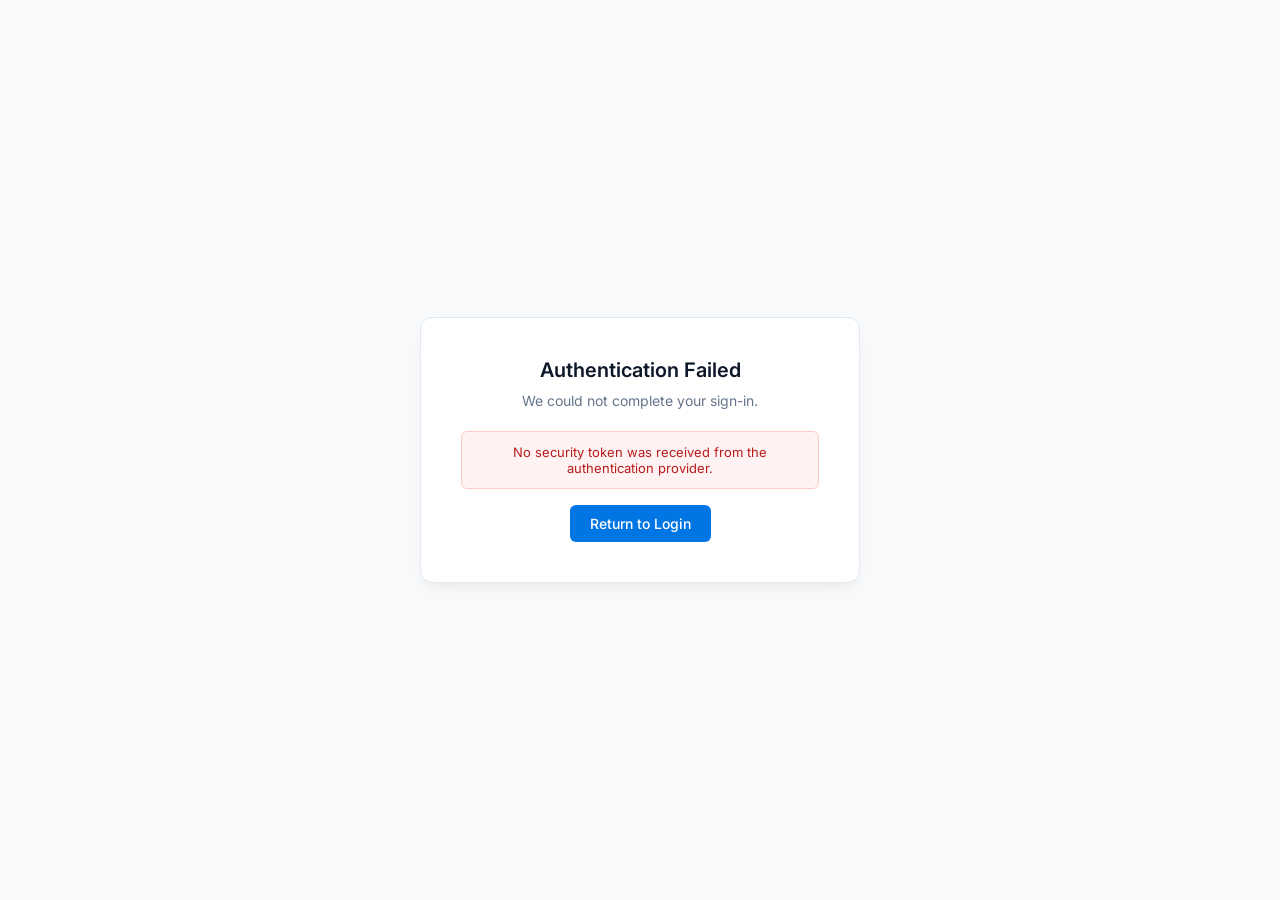
<file: frontend/auth-callback.html>
<!DOCTYPE html>
<html lang="en">
<head>
    <meta charset="UTF-8">
    <meta name="viewport" content="width=device-width, initial-scale=1.0">
    <title>Signing you in | Social Wise</title>
    <link href="https://fonts.googleapis.com/css2?family=Inter:wght@400;500;600;700&display=swap" rel="stylesheet">
    <style>
        * {
            box-sizing: border-box;
            margin: 0;
            padding: 0;
            font-family: 'Inter', sans-serif;
        }

        body {
            display: flex;
            align-items: center;
            justify-content: center;
            min-height: 100vh;
            background: #f8fafc;
            color: #1e293b;
        }

        .card {
            background: #ffffff;
            border-radius: 12px;
            box-shadow: 0 10px 25px -5px rgba(0, 0, 0, 0.05), 0 8px 10px -6px rgba(0, 0, 0, 0.03);
            border: 1px solid #e2e8f0;
            padding: 40px;
            max-width: 440px;
            width: 90%;
            text-align: center;
        }

        .spinner {
            width: 44px;
            height: 44px;
            border: 4px solid #e2e8f0;
            border-top: 4px solid #0076e5;
            border-radius: 50%;
            animation: spin 0.8s linear infinite;
            margin: 0 auto 20px;
        }

        @keyframes spin {
            0% {
                transform: rotate(0deg);
            }

            100% {
                transform: rotate(360deg);
            }
        }

        h2 {
            font-size: 20px;
            font-weight: 600;
            margin-bottom: 8px;
            color: #0f172a;
        }

        p {
            font-size: 14px;
            color: #64748b;
            line-height: 1.5;
            margin-bottom: 20px;
        }

        .error-box {
            display: none;
            background: #fef2f2;
            color: #b91c1c;
            padding: 12px;
            border-radius: 6px;
            font-size: 13px;
            border: 1px solid #fecaca;
            margin-bottom: 16px;
        }

        .btn-retry {
            display: none;
            padding: 10px 20px;
            background: #0076e5;
            color: #fff;
            text-decoration: none;
            border-radius: 6px;
            font-size: 14px;
            font-weight: 500;
        }

            .btn-retry:hover {
                background: #0060ba;
            }
    </style>
</head>
<body>
    <div class="card">
        <div class="spinner" id="spinner"></div>
        <h2 id="heading">Signing you in…</h2>
        <p id="subheading">Verifying your account and preparing your workspace.</p>
        <div class="error-box" id="errorBox"></div>
        <a href="/login" class="btn-retry" id="retryBtn">Return to Login</a>
    </div>

    <script>
        (async function () {
            const hash = window.location.hash.substring(1);
            const params = new URLSearchParams(hash);
            const token = params.get('token');
            const error = params.get('error');

            const heading = document.getElementById('heading');
            const subheading = document.getElementById('subheading');
            const spinner = document.getElementById('spinner');
            const errorBox = document.getElementById('errorBox');
            const retryBtn = document.getElementById('retryBtn');

            function showError(msg) {
                spinner.style.display = 'none';
                heading.textContent = 'Authentication Failed';
                subheading.textContent = 'We could not complete your sign-in.';
                errorBox.textContent = msg;
                errorBox.style.display = 'block';
                retryBtn.style.display = 'inline-block';
            }

            if (error) {
                showError('Sign-in was cancelled or returned an error: ' + error);
                return;
            }

            if (!token) {
                showError('No security token was received from the authentication provider.');
                return;
            }

            // Save token
            sessionStorage.setItem('wiseliy_token', token);

            // Fetch user info from /api/social/auth/me using Bearer token
            const API_ORIGIN = window.location.protocol === "file:" ? "http://localhost:5293" : "";
            try {
                const res = await fetch(`${API_ORIGIN}/api/social/auth/me`, {
                    headers: {
                        'Authorization': `Bearer ${token}`
                    }
                });

                if (!res.ok) {
                    throw new Error('Failed to retrieve user profile.');
                }

                const data = await res.json();
                if (data.user) {
                    sessionStorage.setItem('wiseliy_user', JSON.stringify(data.user));
                }
                if (data.brands && data.brands.length > 0) {
                    sessionStorage.setItem('wiseliy_client_id', String(data.brands[0].id));
                }

                heading.textContent = 'Welcome back!';
                subheading.textContent = 'Redirecting to your dashboard…';
                setTimeout(() => {
                    window.location.replace('/');
                }, 800);
            } catch (err) {
                showError(err.message || 'Could not load your user profile.');
            }
        })();
    </script>
</body>
</html>
</file>
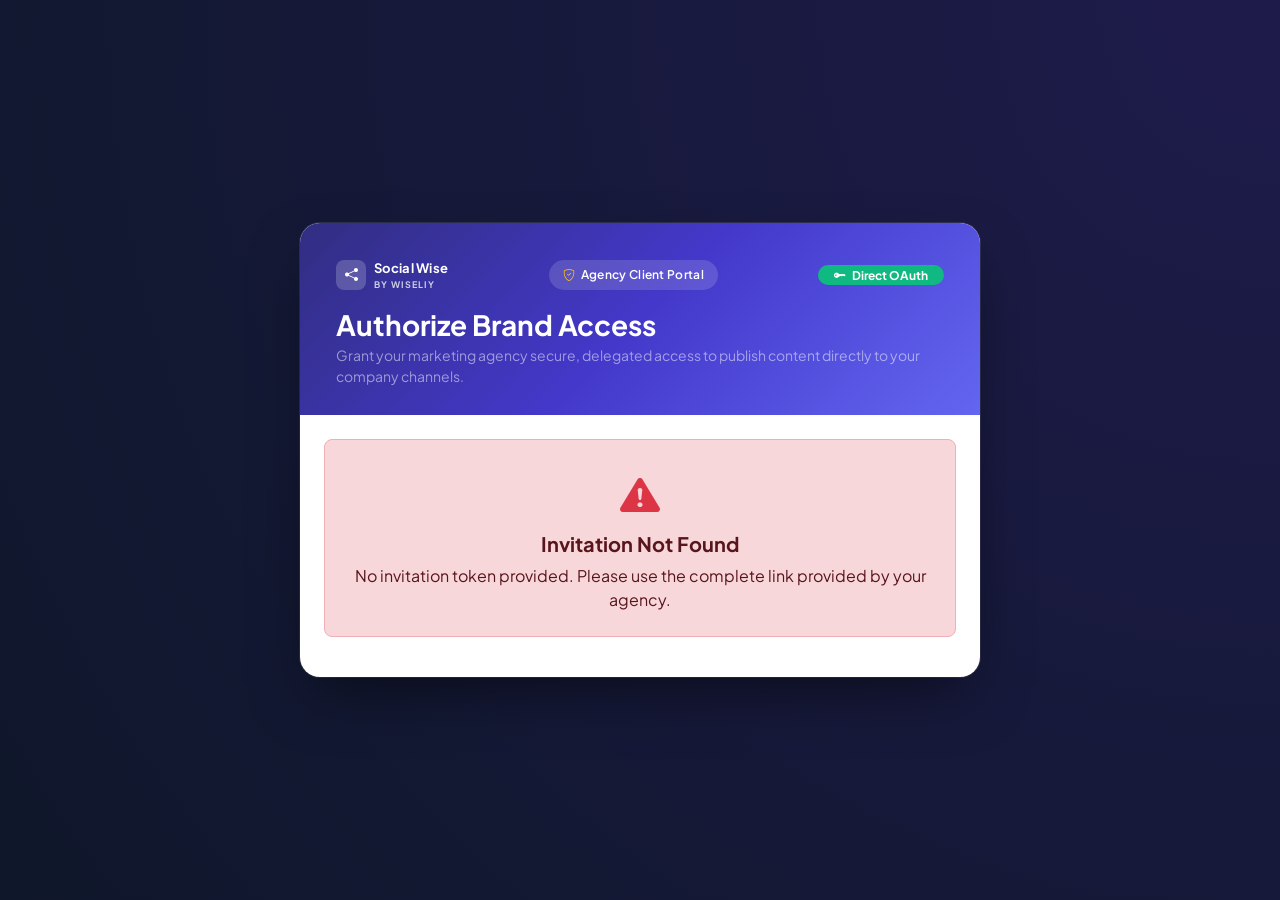
<file: frontend/connect-client.html>
<!DOCTYPE html>
<html lang="en">
<head>
    <meta charset="UTF-8">
    <meta name="viewport" content="width=device-width, initial-scale=1.0">
    <title>Connect Your Social Media — Social Wise</title>
    <link href="https://cdn.jsdelivr.net/npm/bootstrap@5.3.2/dist/css/bootstrap.min.css" rel="stylesheet">
    <link rel="stylesheet" href="https://cdn.jsdelivr.net/npm/bootstrap-icons@1.11.3/font/bootstrap-icons.min.css">
    <link href="https://fonts.googleapis.com/css2?family=Plus+Jakarta+Sans:wght@400;500;600;700;800&display=swap" rel="stylesheet">
    <style>
        :root {
            --brand-primary: #4338ca;
            --brand-gradient: linear-gradient(135deg, #312e81 0%, #4338ca 50%, #6366f1 100%);
        }
        body {
            font-family: 'Plus Jakarta Sans', sans-serif;
            background: radial-gradient(circle at top right, #1e1b4b 0%, #0f172a 100%);
            color: #1e293b;
            min-height: 100vh;
            display: flex;
            align-items: center;
            justify-content: center;
            padding: 30px 15px;
        }
        .onboarding-card {
            background: #ffffff;
            border-radius: 20px;
            box-shadow: 0 25px 60px -15px rgba(0,0,0,0.5), 0 0 0 1px rgba(255,255,255,0.1);
            max-width: 680px;
            width: 100%;
            overflow: hidden;
            animation: fadeIn 0.4s ease-out;
        }
        @keyframes fadeIn {
            from { opacity: 0; transform: translateY(15px); }
            to { opacity: 1; transform: translateY(0); }
        }
        .header-banner {
            background: var(--brand-gradient);
            color: #ffffff;
            padding: 36px 36px 28px;
            position: relative;
        }
        .badge-pill {
            background: rgba(255,255,255,0.15);
            backdrop-filter: blur(10px);
            color: #ffffff;
            font-weight: 600;
            padding: 6px 14px;
            border-radius: 30px;
            font-size: 12px;
            letter-spacing: 0.3px;
            display: inline-flex;
            align-items: center;
            gap: 6px;
        }
        .network-row {
            display: flex;
            align-items: center;
            justify-content: space-between;
            padding: 16px 20px;
            border: 1px solid #e2e8f0;
            border-radius: 14px;
            margin-bottom: 12px;
            background: #ffffff;
            transition: all 0.25s cubic-bezier(0.16, 1, 0.3, 1);
        }
        .network-row:hover {
            border-color: #6366f1;
            box-shadow: 0 6px 20px -5px rgba(99, 102, 241, 0.15);
            transform: translateY(-2px);
        }
        .network-icon {
            width: 48px;
            height: 48px;
            border-radius: 12px;
            display: flex;
            align-items: center;
            justify-content: center;
            font-size: 1.6rem;
            flex-shrink: 0;
        }
        .btn-connect {
            font-weight: 600;
            border-radius: 10px;
            padding: 8px 18px;
            transition: all 0.2s;
        }
        .btn-connect:hover {
            transform: scale(1.02);
        }
    </style>
</head>
<body>

    <div class="onboarding-card">
        <div class="header-banner">
            <div class="d-flex justify-content-between align-items-center mb-3">
                <div class="d-flex align-items-center gap-2">
                    <div style="width:30px; height:30px; border-radius:8px; background:rgba(255,255,255,0.2); backdrop-filter:blur(8px); display:grid; place-items:center; color:#fff;">
                        <i class="bi bi-share-fill" style="font-size:13px;"></i>
                    </div>
                    <div>
                        <div class="fw-bold leading-none" style="font-size:13px; letter-spacing:0.3px;">Social Wise</div>
                        <div style="font-size:9px; letter-spacing:1px; opacity:0.75; font-weight:700;">BY WISELIY</div>
                    </div>
                </div>
                <span class="badge-pill">
                    <i class="bi bi-shield-check text-warning"></i> Agency Client Portal
                </span>
                <span class="badge bg-emerald-500 text-white fw-bold px-3 py-1 rounded-pill" style="background:#10b981;font-size:12px;">
                    <i class="bi bi-key-fill me-1"></i> Direct OAuth
                </span>
            </div>
            <h3 class="fw-bold mb-1" id="brandTitle">Authorize Brand Access</h3>
            <p class="mb-0 text-white-50 small" id="brandSubtitle">
                Grant your marketing agency secure, delegated access to publish content directly to your company channels.
            </p>
        </div>

        <div class="p-4" id="contentArea">
            <div class="text-center py-5" id="loadingSpinner">
                <div class="spinner-border text-primary" role="status"></div>
                <p class="text-muted mt-2 fw-medium">Validating secure invitation token...</p>
            </div>

            <div id="invitationContent" class="d-none">
                <!-- CLIENT / AGENCY NOTE -->
                <div class="p-3 mb-4 rounded-3 border-start border-4 border-primary bg-light">
                    <div class="d-flex align-items-start gap-2">
                        <i class="bi bi-info-circle-fill text-primary fs-5 mt-1"></i>
                        <div>
                            <div class="fw-bold text-dark small" id="greetingHeader">Welcome!</div>
                            <div class="text-muted small" id="agencyMessageText">
                                You do not need to share any logins or passwords. Authorize your accounts via the official platforms below.
                            </div>
                        </div>
                    </div>
                </div>

                <div class="d-flex justify-content-between align-items-center mb-3">
                    <h6 class="fw-bold text-dark mb-0">
                        <i class="bi bi-share-fill text-primary me-1"></i> Available Networks to Authorize
                    </h6>
                    <button class="btn btn-sm btn-outline-secondary" onclick="refreshStatuses()">
                        <i class="bi bi-arrow-clockwise"></i> Refresh Status
                    </button>
                </div>

                <!-- FACEBOOK -->
                <div class="network-row" id="row-facebook">
                    <div class="d-flex align-items-center gap-3">
                        <div class="network-icon bg-primary bg-opacity-10 text-primary">
                            <i class="bi bi-facebook"></i>
                        </div>
                        <div>
                            <div class="fw-bold text-dark">Facebook Pages</div>
                            <small class="text-muted d-block">Manage business posts, photo & video albums</small>
                            <span class="status-indicator small text-muted" id="status-facebook">Checking...</span>
                        </div>
                    </div>
                    <div id="action-facebook">
                        <button class="btn btn-primary btn-connect" onclick="connectChannel('facebook')">
                            <i class="bi bi-box-arrow-up-right me-1"></i> Connect
                        </button>
                    </div>
                </div>

                <!-- INSTAGRAM -->
                <div class="network-row" id="row-instagram">
                    <div class="d-flex align-items-center gap-3">
                        <div class="network-icon" style="background: rgba(225, 48, 108, 0.1); color: #e1306c;">
                            <i class="bi bi-instagram"></i>
                        </div>
                        <div>
                            <div class="fw-bold text-dark">Instagram Professional</div>
                            <small class="text-muted d-block">Publish reels, carousel posts, and images</small>
                            <span class="status-indicator small text-muted" id="status-instagram">Checking...</span>
                        </div>
                    </div>
                    <div id="action-instagram">
                        <button class="btn text-white btn-connect" style="background:#e1306c;" onclick="connectChannel('instagram')">
                            <i class="bi bi-box-arrow-up-right me-1"></i> Connect
                        </button>
                    </div>
                </div>

                <!-- LINKEDIN -->
                <div class="network-row" id="row-linkedin">
                    <div class="d-flex align-items-center gap-3">
                        <div class="network-icon" style="background: rgba(10, 102, 194, 0.1); color: #0a66c2;">
                            <i class="bi bi-linkedin"></i>
                        </div>
                        <div>
                            <div class="fw-bold text-dark">LinkedIn Page & Profile</div>
                            <small class="text-muted d-block">Publish official company articles, PDFs & updates</small>
                            <span class="status-indicator small text-muted" id="status-linkedin">Checking...</span>
                        </div>
                    </div>
                    <div id="action-linkedin">
                        <button class="btn text-white btn-connect" style="background:#0a66c2;" onclick="connectChannel('linkedin')">
                            <i class="bi bi-box-arrow-up-right me-1"></i> Connect
                        </button>
                    </div>
                </div>

                <!-- PINTEREST -->
                <div class="network-row" id="row-pinterest">
                    <div class="d-flex align-items-center gap-3">
                        <div class="network-icon" style="background: rgba(230, 0, 35, 0.1); color: #e60023;">
                            <i class="bi bi-pinterest"></i>
                        </div>
                        <div>
                            <div class="fw-bold text-dark">Pinterest Business</div>
                            <small class="text-muted d-block">Publish product pins and campaign moodboards</small>
                            <span class="status-indicator small text-muted" id="status-pinterest">Checking...</span>
                        </div>
                    </div>
                    <div id="action-pinterest">
                        <button class="btn text-white btn-connect" style="background:#e60023;" onclick="connectChannel('pinterest')">
                            <i class="bi bi-box-arrow-up-right me-1"></i> Connect
                        </button>
                    </div>
                </div>

                <!-- YOUTUBE -->
                <div class="network-row" id="row-youtube">
                    <div class="d-flex align-items-center gap-3">
                        <div class="network-icon" style="background: rgba(255, 0, 0, 0.1); color: #ff0000;">
                            <i class="bi bi-youtube"></i>
                        </div>
                        <div>
                            <div class="fw-bold text-dark">YouTube Channel</div>
                            <small class="text-muted d-block">Upload shorts, brand videos & manage channel</small>
                            <span class="status-indicator small text-muted" id="status-youtube">Checking...</span>
                        </div>
                    </div>
                    <div id="action-youtube">
                        <button class="btn text-white btn-connect" style="background:#ff0000;" onclick="connectChannel('youtube')">
                            <i class="bi bi-box-arrow-up-right me-1"></i> Connect
                        </button>
                    </div>
                </div>

                <!-- X (TWITTER) -->
                <div class="network-row" id="row-x">
                    <div class="d-flex align-items-center gap-3">
                        <div class="network-icon bg-dark text-white">
                            <i class="bi bi-twitter-x"></i>
                        </div>
                        <div>
                            <div class="fw-bold text-dark">X / Twitter</div>
                            <small class="text-muted d-block">Publish announcements, threads and media</small>
                            <span class="status-indicator small text-muted" id="status-x">Checking...</span>
                        </div>
                    </div>
                    <div id="action-x">
                        <button class="btn btn-dark btn-connect" onclick="connectChannel('x')">
                            <i class="bi bi-box-arrow-up-right me-1"></i> Connect
                        </button>
                    </div>
                </div>

                <!-- GOOGLE ADS -->
                <div class="network-row" id="row-googleads">
                    <div class="d-flex align-items-center gap-3">
                        <div class="network-icon" style="background: rgba(234, 67, 53, 0.1); color: #ea4335;">
                            <i class="bi bi-google"></i>
                        </div>
                        <div>
                            <div class="fw-bold text-dark">Google Ads Customer Account</div>
                            <small class="text-muted d-block">Grant read-only reporting access for paid campaign metrics</small>
                            <span class="status-indicator small text-muted" id="status-googleads">Checking...</span>
                        </div>
                    </div>
                    <div id="action-googleads">
                        <button class="btn btn-outline-danger btn-connect" onclick="connectGoogleAds()">
                            <i class="bi bi-box-arrow-up-right me-1"></i> Connect Ads
                        </button>
                    </div>
                </div>

                <!-- FOOTER -->
                <div class="text-center mt-4 pt-3 border-top text-muted small">
                    <i class="bi bi-lock-fill text-success me-1"></i> 
                    Protected by 256-bit encryption &bull; You retain full ownership &bull; Revoke access anytime
                </div>
            </div>

            <!-- ERROR DISPLAY -->
            <div id="errorArea" class="d-none alert alert-danger p-4 text-center rounded-3">
                <i class="bi bi-exclamation-triangle-fill fs-1 text-danger d-block mb-2"></i>
                <h5 class="fw-bold" id="errorTitle">Invitation Not Found</h5>
                <p class="mb-0" id="errorMsg">This authorization link is invalid or has expired.</p>
            </div>
        </div>
    </div>

    <!-- BOOTSTRAP JS -->
    <script src="https://cdn.jsdelivr.net/npm/bootstrap@5.3.2/dist/js/bootstrap.bundle.min.js"></script>

    <script>
        const API_ORIGIN = window.location.origin;
        const API_BASE = `${API_ORIGIN}/api/social`;
        let targetClientId = null;
        let invitationToken = null;

        async function init() {
            const params = new URLSearchParams(window.location.search);
            invitationToken = params.get("token");

            if (!invitationToken) {
                showError("No invitation token provided. Please use the complete link provided by your agency.");
                return;
            }

            try {
                const res = await fetch(`${API_BASE}/invitations/resolve/${encodeURIComponent(invitationToken)}`);
                const data = await res.json();

                if (!res.ok) {
                    showError(data.error || "Unable to validate invitation.");
                    return;
                }

                targetClientId = data.clientId;
                document.getElementById("brandTitle").innerText = `Authorize for ${data.clientName || "Brand Workspace"}`;
                
                if (data.recipientName) {
                    document.getElementById("greetingHeader").innerText = `Hello ${data.recipientName},`;
                }
                if (data.message) {
                    document.getElementById("agencyMessageText").innerText = data.message;
                }

                document.getElementById("loadingSpinner").classList.add("d-none");
                document.getElementById("invitationContent").classList.remove("d-none");

                // Populate statuses from connectedAccounts returned by resolve endpoint
                updateStatuses(data.connectedAccounts || []);
                checkGoogleAdsStatus();

            } catch (err) {
                showError("Could not reach agency server: " + err.message);
            }
        }

        function updateStatuses(accounts) {
            const platforms = ["facebook", "instagram", "linkedin", "pinterest", "youtube", "x"];
            platforms.forEach(p => {
                const acc = accounts.find(a => a.platform.toLowerCase() === p && a.isConnected);
                const statusEl = document.getElementById(`status-${p}`);
                const actionEl = document.getElementById(`action-${p}`);

                if (acc && statusEl && actionEl) {
                    statusEl.innerHTML = `<span class="badge bg-success-subtle text-success border border-success-subtle"><i class="bi bi-check-circle-fill me-1"></i> Connected: ${escapeHtml(acc.accountName || "Active")}</span>`;
                    actionEl.innerHTML = `<button class="btn btn-sm btn-outline-success disabled"><i class="bi bi-check-lg"></i> Authorized</button>`;
                } else if (statusEl) {
                    statusEl.innerText = "Not linked yet";
                }
            });
        }

        async function checkGoogleAdsStatus() {
            if (!targetClientId) return;
            try {
                const res = await fetch(`${API_ORIGIN}/api/googleads/status/${targetClientId}`);
                if (res.ok) {
                    const st = await res.json();
                    const statusEl = document.getElementById("status-googleads");
                    const actionEl = document.getElementById("action-googleads");
                    if (st.isConnected) {
                        statusEl.innerHTML = `<span class="badge bg-success-subtle text-success border border-success-subtle"><i class="bi bi-check-circle-fill me-1"></i> Connected: ${escapeHtml(st.accountName || st.customerId)}</span>`;
                        actionEl.innerHTML = `<button class="btn btn-sm btn-outline-success disabled"><i class="bi bi-check-lg"></i> Authorized</button>`;
                    } else {
                        statusEl.innerText = "Not linked yet";
                    }
                }
            } catch (e) { }
        }

        async function refreshStatuses() {
            if (!invitationToken) return;
            try {
                const res = await fetch(`${API_BASE}/invitations/resolve/${encodeURIComponent(invitationToken)}`);
                if (res.ok) {
                    const data = await res.json();
                    updateStatuses(data.connectedAccounts || []);
                    checkGoogleAdsStatus();
                }
            } catch (e) { }
        }

        function showError(msg) {
            document.getElementById("loadingSpinner").classList.add("d-none");
            document.getElementById("invitationContent").classList.add("d-none");
            document.getElementById("errorArea").classList.remove("d-none");
            document.getElementById("errorMsg").innerText = msg;
        }

        function connectChannel(platform) {
            if (!targetClientId) {
                alert("Client workspace context is not resolved.");
                return;
            }
            const oauthUrl = `${API_BASE}/accounts/connect/${encodeURIComponent(platform)}?clientId=${encodeURIComponent(targetClientId)}`;
            const popup = window.open(oauthUrl, `Connect_${platform}`, "width=650,height=720,scrollbars=yes,resizable=yes");
            
            const timer = setInterval(() => {
                if (popup && popup.closed) {
                    clearInterval(timer);
                    setTimeout(refreshStatuses, 800);
                }
            }, 1000);
        }

        function connectGoogleAds() {
            if (!targetClientId) return;
            const url = `${API_ORIGIN}/api/googleads/connect?clientId=${targetClientId}`;
            const popup = window.open(url, "Connect_GoogleAds", "width=600,height=700,scrollbars=yes");
            
            const timer = setInterval(() => {
                if (popup && popup.closed) {
                    clearInterval(timer);
                    setTimeout(checkGoogleAdsStatus, 800);
                }
            }, 1000);
        }

        // PostMessage listener from OAuth popup
        window.addEventListener("message", (event) => {
            if (event.data && (event.data.type === "wiseliy-oauth" || event.data.type === "googleads-connected")) {
                setTimeout(refreshStatuses, 500);
            }
        });

        function escapeHtml(str) {
            if (!str) return "";
            return String(str).replace(/[&<>"']/g, m => ({ '&':'&amp;','<':'&lt;','>':'&gt;','"':'&quot;',"'":'&#39;' })[m]);
        }

        document.addEventListener("DOMContentLoaded", init);
    </script>
</body>
</html>
</file>
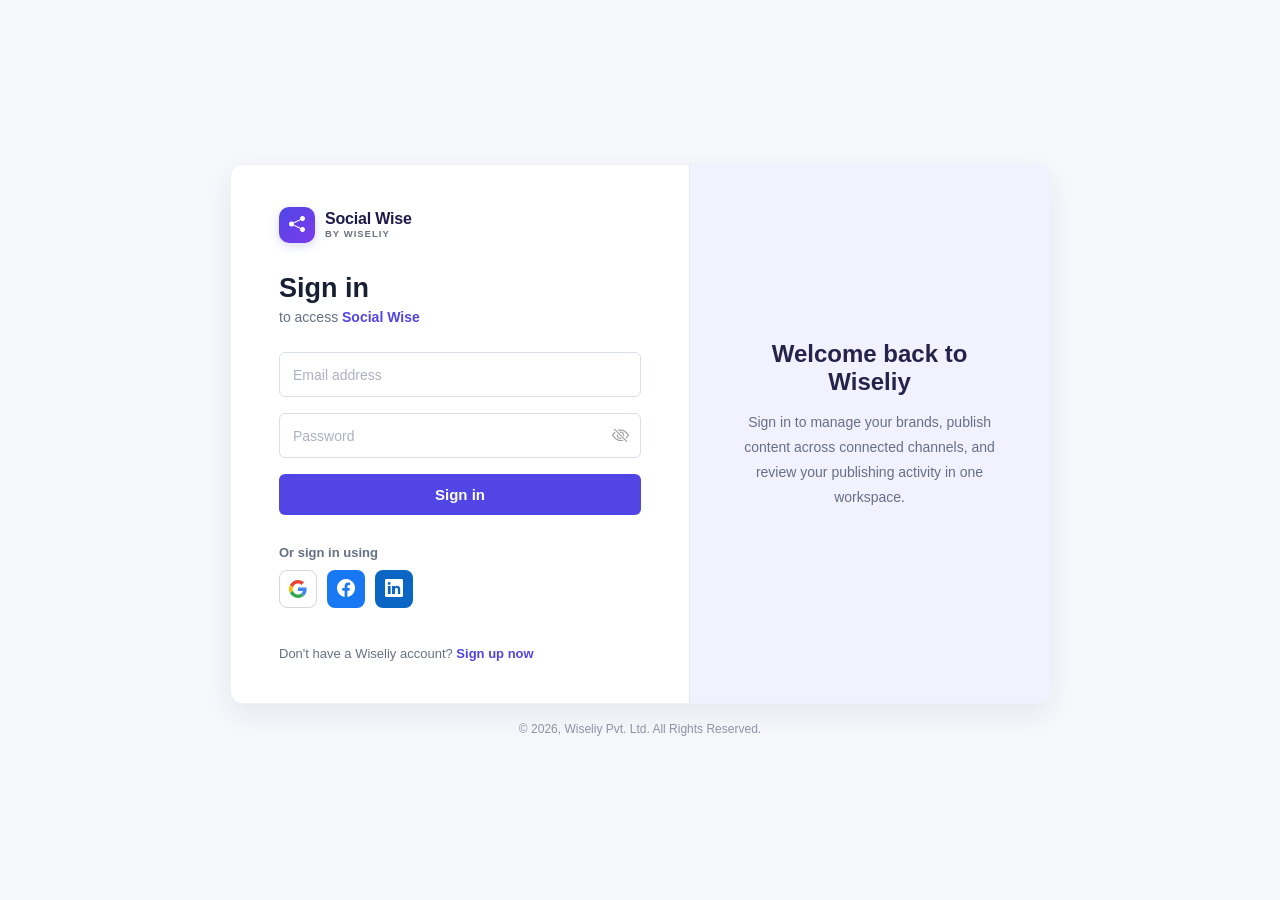
<file: frontend/login.html>
<!DOCTYPE html>
<html lang="en">
<head>
    <meta charset="UTF-8">
    <meta name="viewport" content="width=device-width, initial-scale=1.0">
    <title>Sign In – Social Wise</title>
    <link href="https://cdn.jsdelivr.net/npm/bootstrap-icons@1.11.3/font/bootstrap-icons.min.css" rel="stylesheet">
    <style>
        *, *::before, *::after { box-sizing: border-box; margin: 0; padding: 0; }

        body {
            min-height: 100vh;
            background: #e8eaf0;
            background-image:
                linear-gradient(135deg, #d8dce8 25%, transparent 25%),
                linear-gradient(225deg, #d8dce8 25%, transparent 25%),
                linear-gradient(45deg,  #d8dce8 25%, transparent 25%),
                linear-gradient(315deg, #d8dce8 25%, #e8eaf0 25%);
            background-size: 80px 80px;
            display: flex;
            flex-direction: column;
            align-items: center;
            justify-content: center;
            padding: 24px 16px;
            font-family: -apple-system, BlinkMacSystemFont, 'Zoho Puvi', 'Segoe UI', Roboto, sans-serif;
        }

        /* ── Outer card (two-column) ───────────────────── */
        .auth-card {
            background: #fff;
            border-radius: 8px;
            box-shadow: 0 4px 32px rgba(0,0,0,.12);
            display: flex;
            width: 100%;
            max-width: 820px;
            min-height: 460px;
            overflow: hidden;
        }

        /* ══════════════════════════════════════════════ */
        /*  LEFT PANEL                                    */
        /* ══════════════════════════════════════════════ */
        .form-panel {
            flex: 0 0 440px;
            padding: 36px 48px 40px;
            display: flex;
            flex-direction: column;
        }

        /* top row: logo + smart sign-in pill */
        .panel-top {
            display: flex;
            align-items: center;
            justify-content: space-between;
            margin-bottom: 32px;
        }

        .brand-logo {
            display: flex;
            align-items: flex-end;
            gap: 6px;
            text-decoration: none;
        }

        /* Zoho-style coloured rectangles logo */
        .brand-logo .squares {
            display: flex;
            gap: 2px;
            align-items: flex-end;
        }

        .brand-logo .sq {
            width: 14px;
            border-radius: 3px;
        }

        .brand-logo .sq-r { height: 22px; background: #e42527; }
        .brand-logo .sq-g { height: 18px; background: #f5a623; margin-top: auto; }
        .brand-logo .sq-b { height: 22px; background: #179bd7; }
        .brand-logo .sq-gr{ height: 18px; background: #00bc8a; margin-top: auto; }

        .brand-logo .brand-word {
            font-size: 11px;
            font-weight: 700;
            letter-spacing: 2px;
            color: #555;
            line-height: 1;
            margin-left: 2px;
        }

        /* smart sign-in pill */
        .smart-pill {
            background: #1f2557;
            color: #fff;
            border-radius: 24px;
            padding: 8px 18px;
            font-size: 13px;
            font-weight: 600;
            display: flex;
            align-items: center;
            gap: 7px;
            white-space: nowrap;
            border: none;
            cursor: pointer;
            position: relative;
        }

        .smart-pill .spark {
            position: absolute;
            top: -6px; right: 4px;
            font-size: 16px;
        }

        .smart-pill i { font-size: 17px; }

        /* Title */
        .sign-title { font-size: 26px; font-weight: 700; color: #1a1a1a; margin-bottom: 2px; }
        .sign-sub   { font-size: 14px; color: #444; margin-bottom: 26px; }
        .sign-sub a { color: #0076e5; font-weight: 600; text-decoration: none; }

        /* ── Error ─────────────────────────────────────── */
        .error-box {
            background: #fff3f3;
            border: 1px solid #f5c0c0;
            color: #c0392b;
            border-radius: 6px;
            padding: 9px 13px;
            font-size: 13px;
            margin-bottom: 14px;
            display: none;
        }

        /* ── Input ─────────────────────────────────────── */
        .field { margin-bottom: 14px; }

        .field input {
            width: 100%;
            border: 1px solid #d0d3de;
            border-radius: 4px;
            padding: 11px 14px;
            font-size: 14px;
            color: #1a1a1a;
            outline: none;
            transition: border-color .18s, box-shadow .18s;
            background: #fff;
        }

        .field input::placeholder { color: #adb1c4; }

        .field input:focus {
            border-color: #0076e5;
            box-shadow: 0 0 0 2px rgba(0,118,229,.15);
        }

        .field .input-wrap { position: relative; }
        .field .input-wrap input { padding-right: 44px; }

        .field .eye-btn {
            position: absolute;
            right: 12px; top: 50%;
            transform: translateY(-50%);
            border: none; background: none;
            color: #999; font-size: 17px;
            cursor: pointer; padding: 0; line-height: 1;
        }

        .field .eye-btn:hover { color: #333; }

        /* ── Next / Sign-in button ─────────────────────── */
        .btn-next {
            width: 100%;
            padding: 12px;
            background: #1a9cf0;
            color: #fff;
            border: none;
            border-radius: 4px;
            font-size: 15px;
            font-weight: 600;
            cursor: pointer;
            transition: background .18s;
            margin-bottom: 22px;
        }

        .btn-next:hover   { background: #0f87d8; }
        .btn-next:disabled { background: #8ac8f5; cursor: not-allowed; }

        /* back + email display */
        #backRow {
            display: none;
            align-items: center;
            gap: 6px;
            margin-bottom: 10px;
        }

        #backRow button {
            border: none; background: none;
            color: #0076e5; font-size: 13px;
            cursor: pointer; padding: 0;
            display: flex; align-items: center; gap: 3px;
        }

        #emailShown {
            font-size: 13px; color: #555;
        }

        /* forgot */
        .forgot {
            text-align: right;
            margin-top: -8px;
            margin-bottom: 18px;
        }
        .forgot a { font-size: 12.5px; color: #0076e5; text-decoration: none; }
        .forgot a:hover { text-decoration: underline; }

        /* ── Sign in using ─────────────────────────────── */
        .social-label {
            font-size: 13px;
            font-weight: 600;
            color: #333;
            margin-bottom: 12px;
        }

        .social-row {
            display: flex;
            gap: 9px;
            flex-wrap: wrap;
            margin-bottom: 20px;
        }

        .soc-btn {
            width: 38px; height: 38px;
            border-radius: 8px;
            border: none;
            cursor: pointer;
            display: flex; align-items: center; justify-content: center;
            font-size: 18px;
            transition: transform .15s, opacity .15s;
        }

        .soc-btn:hover { transform: scale(1.1); opacity: .9; }

        .soc-apple    { background: #000;     color: #fff; }
        .soc-google   { background: #fff;     border: 1px solid #d5d8e0; }
        .soc-yahoo    { background: #6001d2;  color: #fff; }
        .soc-facebook { background: #1877f2;  color: #fff; font-size: 18px; }
        .soc-linkedin { background: #0a66c2;  color: #fff; }
        .soc-twitter  { background: #000;     color: #fff; font-size: 15px; }
        .soc-ms       { background: #ea3e23;  color: #fff; font-size: 15px; }
        .soc-more     { background: #f0f1f5;  color: #666; font-size: 13px; letter-spacing: 1px; }

        /* ── Don't have account ────────────────────────── */
        .no-account {
            font-size: 13.5px;
            color: #666;
            margin-top: auto;
        }

        .no-account a { color: #0076e5; text-decoration: none; font-weight: 600; }
        .no-account a:hover { text-decoration: underline; }

        /* ══════════════════════════════════════════════ */
        /*  RIGHT PANEL (illustration)                    */
        /* ══════════════════════════════════════════════ */
        .visual-panel {
            flex: 1;
            background: linear-gradient(160deg, #f0f4ff 0%, #e4ecfb 100%);
            display: flex;
            flex-direction: column;
            align-items: center;
            justify-content: center;
            padding: 40px 32px;
            text-align: center;
            border-left: 1px solid #eef0f8;
        }

        /* SVG illustration container */
        .illust-scene {
            width: 240px;
            height: 180px;
            margin-bottom: 28px;
            position: relative;
        }

        /* Laptop body */
        .laptop {
            position: absolute;
            bottom: 0; left: 50%;
            transform: translateX(-50%);
            width: 200px;
            height: 130px;
            background: #2c3e7a;
            border-radius: 10px 10px 0 0;
        }

        .laptop-screen {
            position: absolute;
            top: 10px; left: 10px; right: 10px; bottom: 10px;
            background: #e8eeff;
            border-radius: 6px;
            display: flex;
            align-items: center;
            justify-content: center;
        }

        .laptop-base {
            position: absolute;
            bottom: -12px; left: 50%;
            transform: translateX(-50%);
            width: 220px; height: 12px;
            background: #2c3e7a;
            border-radius: 0 0 6px 6px;
        }

        .email-chip {
            background: #fff;
            border-radius: 16px;
            padding: 5px 14px;
            font-size: 11px;
            color: #333;
            box-shadow: 0 2px 8px rgba(0,0,0,.1);
            display: flex;
            align-items: center;
            gap: 6px;
        }

        .email-chip i { color: #f5a623; }

        /* floating icons */
        .float-icon {
            position: absolute;
            width: 36px; height: 36px;
            border-radius: 50%;
            background: #5b70d8;
            display: flex;
            align-items: center;
            justify-content: center;
            color: #fff;
            font-size: 16px;
        }

        .float-icon.search { top: 10px; left: 20px; background: #7b8ce0; }
        .float-icon.face   { top: 0px;  right: 30px; background: #5b6eb8; }

        /* person figures (simple CSS) */
        .person {
            position: absolute;
            bottom: 10px;
        }

        .person.left  { left: 5px;   }
        .person.right { right: 5px;  }

        .person-body {
            width: 28px; height: 45px;
            background: #8893d0;
            border-radius: 14px 14px 6px 6px;
            margin: 0 auto;
        }

        .person-head {
            width: 20px; height: 20px;
            background: #f5b5a0;
            border-radius: 50%;
            margin: 0 auto 3px;
        }

        .visual-title {
            font-size: 16px;
            font-weight: 700;
            color: #1a1a2e;
            margin-bottom: 8px;
        }

        .visual-desc {
            font-size: 13px;
            color: #666;
            line-height: 1.65;
            max-width: 220px;
            margin: 0 auto 18px;
        }

        .learn-more-btn {
            border: 1.5px solid #b0b8e0;
            background: #fff;
            border-radius: 20px;
            padding: 7px 20px;
            font-size: 13px;
            color: #3a4a90;
            cursor: pointer;
            font-weight: 500;
        }

        .carousel-dots {
            display: flex; gap: 8px; margin-top: 20px; justify-content: center;
        }
        .dot { width: 24px; height: 5px; border-radius: 3px; background: #c0c8e8; }
        .dot.active { background: #0076e5; }
        .dot.sm { width: 8px; }

        /* footer */
        .page-footer {
            margin-top: 20px;
            font-size: 12px;
            color: #8a90a8;
            text-align: center;
        }

        /* toast */
        #toastBox { position: fixed; top: 20px; right: 20px; z-index: 9999; }
        .toast-item {
            background: #1a1a2e; color: #fff;
            border-radius: 8px; padding: 12px 18px;
            font-size: 14px; margin-bottom: 8px;
            box-shadow: 0 4px 16px rgba(0,0,0,.15);
        }
        .toast-item.err { background: #c0392b; }

        @media (max-width: 680px) {
            .auth-card { flex-direction: column; }
            .visual-panel { display: none; }
            .form-panel { flex: 1; padding: 32px 28px; }
        }
    

/* Wiseliy authentication layout: Zoho-style structure, Wiseliy colours */
:root{color-scheme:light;--auth-accent:#5145e5;--auth-border:#d9deea;--auth-muted:#667085;--auth-ink:#172033}
html,body{min-height:100%;background:#f7f8fc!important;color:var(--auth-ink);font-family:Inter,-apple-system,BlinkMacSystemFont,"Segoe UI",Roboto,Arial,sans-serif}
body{min-height:100vh;display:flex;flex-direction:column;align-items:center;justify-content:center;padding:28px 16px}
.auth-card{display:flex;flex-direction:row;width:min(100%,900px);min-height:500px;background:#fff;border:1px solid #edf0f5;border-radius:12px;box-shadow:0 10px 30px rgba(22,34,66,.08);overflow:hidden}
.form-panel{flex:0 0 56%;width:56%;max-width:none;padding:42px 48px}
.panel-top{justify-content:flex-start;margin-bottom:30px}.brand-logo{align-items:center;gap:10px}.wiseliy-mark{display:grid;place-items:center;width:34px;height:34px;border-radius:10px;background:#5145e5;color:#fff;font-size:16px;box-shadow:0 3px 8px rgba(81,69,229,.18)}.brand-word{font-size:12px;font-weight:800;letter-spacing:1.1px;color:#25234a}.brand-product{font-size:10px;font-weight:600;letter-spacing:1.4px;color:#667085;margin-left:5px}
.smart-pill{display:none!important}
.visual-panel{display:flex;flex:1;flex-direction:column;align-items:center;justify-content:center;padding:40px;background:#f2f1ff;border-left:1px solid #e9e7ff;text-align:center;color:var(--auth-ink)}
.illust-scene{display:none!important}.visual-title{font-size:24px;font-weight:700;color:#25234a;margin:0 0 14px}.visual-desc{max-width:290px;font-size:14px;line-height:1.8;color:var(--auth-muted)}.learn-more-btn,.carousel-dots{display:none!important}
.sign-title{font-size:27px;text-align:left;font-weight:700;margin-bottom:5px;color:var(--auth-ink)}
.sign-sub{text-align:left;font-size:14px;color:var(--auth-muted);margin-bottom:27px}.sign-sub a{color:var(--auth-accent)}
.field{margin-bottom:16px}.field input{min-height:45px;padding:11px 13px;border:1px solid var(--auth-border);border-radius:6px;font-size:14px;color:var(--auth-ink)}.field input:focus{border-color:var(--auth-accent);box-shadow:0 0 0 3px rgba(81,69,229,.12)}
.btn-next{background:var(--auth-accent);border-radius:6px;padding:12px;margin:0 0 16px}.btn-next:hover{background:#4035c5}
.social-label{display:block!important;font-size:13px;font-weight:600;color:var(--auth-muted);margin:14px 0 10px}
.social-row{display:flex!important;gap:10px;flex-wrap:wrap;margin-bottom:18px}
.no-account{text-align:left;font-size:13px;color:var(--auth-muted);margin-top:20px}.no-account a{color:var(--auth-accent);font-weight:600}
#backRow{margin-bottom:12px}#backRow button{color:var(--auth-accent)}.forgot{margin:0 0 15px}.forgot a{color:var(--auth-accent)}.error-box{border-radius:6px}#toastBox{position:fixed;top:16px;right:16px;z-index:9999}
.page-footer{margin-top:18px;font-size:12px;color:#8b93a5;text-align:center}
@media(max-width:700px){body{padding:18px 12px}.auth-card{flex-direction:column;width:min(100%,480px);min-height:0}.form-panel{flex:1;width:100%;padding:32px 28px}.visual-panel{display:none}.sign-title{font-size:25px}.no-account{text-align:center}}
@media(max-width:420px){.form-panel{padding:27px 22px}.auth-card{border-radius:10px}}

</style>
</head>
<body>

<div id="toastBox"></div>

<div class="auth-card">

    <!-- ══ LEFT: FORM ══ -->
    <div class="form-panel">

        <!-- Logo + Smart sign-in pill -->
        <div class="panel-top">
                        <a class="brand-logo wiseliy-brand" href="/" style="display:flex; align-items:center; gap:10px; text-decoration:none;">
                <div style="display:flex; align-items:center; justify-content:center; width:36px; height:36px; border-radius:10px; background:linear-gradient(135deg, #4f46e5 0%, #7c3aed 100%); color:#fff; font-size:16px; box-shadow:0 3px 10px rgba(99,102,241,0.25);">
                    <i class="bi bi-share-fill"></i>
                </div>
                <div style="display:flex; flex-direction:column; line-height:1.1;">
                    <span style="font-size:16px; font-weight:800; letter-spacing:-0.2px; color:#1e1b4b;">Social Wise</span>
                    <span style="font-size:9.5px; font-weight:700; letter-spacing:1px; color:#6b7280; text-transform:uppercase; margin-top:1px;">BY WISELIY</span>
                </div>
            </a>
            <button class="smart-pill">
                <span class="spark">✦</span>
                <i class="bi bi-shield-check"></i>
                Try smart sign-in
            </button>
        </div>

        <div class="sign-title">Sign in</div>
        <div class="sign-sub">to access <a href="#">Social Wise</a></div>

        <!-- Error -->
        <div class="error-box" id="loginError"></div>

        <!-- Back row (shown on step 2) -->
        <div id="backRow">
            <button onclick="goBack()"><i class="bi bi-arrow-left"></i> Back</button>
            <span id="emailShown"></span>
        </div>

        <!-- Direct Single-Step Standard Login Form -->
        <form onsubmit="event.preventDefault(); submitLogin();">
            <div class="field">
                <input type="email" id="loginEmail"
                       placeholder="Email address" required autocomplete="username">
            </div>

            <div class="field">
                <div class="input-wrap">
                    <input type="password" id="loginPassword"
                           placeholder="Password" required autocomplete="current-password">
                    <button class="eye-btn" type="button" onclick="togglePw('loginPassword', this)">
                        <i class="bi bi-eye-slash"></i>
                    </button>
                </div>
            </div>

            <button type="submit" class="btn-next" id="loginBtn">Sign in</button>
        </form>

        <div class="social-label">Or sign in using</div>
        <div class="social-row">
            <button class="soc-btn soc-google" type="button" title="Google" onclick="socialLogin('Google')">
                <svg width="18" height="18" viewBox="0 0 48 48"><path fill="#EA4335" d="M24 9.5c3.54 0 6.71 1.22 9.21 3.6l6.85-6.85C35.9 2.38 30.47 0 24 0 14.62 0 6.51 5.38 2.56 13.22l7.98 6.19C12.43 13.72 17.74 9.5 24 9.5z"/><path fill="#4285F4" d="M46.98 24.55c0-1.57-.15-3.09-.38-4.55H24v9.02h12.94c-.58 2.96-2.26 5.48-4.78 7.18l7.73 6c4.51-4.18 7.09-10.36 7.09-17.65z"/><path fill="#FBBC05" d="M10.53 28.59c-.48-1.45-.76-2.99-.76-4.59s.27-3.14.76-4.59l-7.98-6.19C.92 16.46 0 20.12 0 24c0 3.88.92 7.54 2.56 10.78l7.97-6.19z"/><path fill="#34A853" d="M24 48c6.48 0 11.93-2.13 15.89-5.81l-7.73-6c-2.18 1.48-4.97 2.36-8.16 2.36-6.26 0-11.57-4.22-13.47-9.91l-7.98 6.19C6.51 42.62 14.62 48 24 48z"/></svg>
            </button>
            <button class="soc-btn soc-facebook" type="button" title="Facebook" onclick="socialLogin('Facebook')"><i class="bi bi-facebook"></i></button>
            <button class="soc-btn soc-linkedin" type="button" title="LinkedIn" onclick="socialLogin('LinkedIn')"><i class="bi bi-linkedin"></i></button>
        </div>

        <div class="no-account">
            Don't have a Wiseliy account? <a href="/signup">Sign up now</a>
        </div>

    </div>

    <!-- ══ RIGHT: VISUAL ══ -->
    <div class="visual-panel">

        <!-- CSS illustration (replaces image dependency) -->
        <div class="illust-scene">
            <div class="float-icon search"><i class="bi bi-search"></i></div>
            <div class="float-icon face"><i class="bi bi-person-bounding-box"></i></div>

            <div class="laptop">
                <div class="laptop-screen">
                    <div class="email-chip">
                        <i class="bi bi-star-fill"></i>
                        yourname@company.com
                    </div>
                </div>
            </div>
            <div class="laptop-base"></div>

            <div class="person left">
                <div class="person-head"></div>
                <div class="person-body"></div>
            </div>
            <div class="person right">
                <div class="person-head" style="background:#c5d0f0;"></div>
                <div class="person-body" style="background:#a0aad8;"></div>
            </div>
        </div>

        <div class="visual-title">Welcome back to Wiseliy</div>
        <div class="visual-desc">
            Sign in to manage your brands, publish content across connected channels, and review your publishing activity in one workspace.
        </div>
    </div>

</div>

<div class="page-footer">© 2026, Wiseliy Pvt. Ltd. All Rights Reserved.</div>

<script>
    const API_ORIGIN = window.location.protocol === "file:" ? "http://localhost:5293" : "";
    const API_BASE   = `${API_ORIGIN}/api/social`;

    if (sessionStorage.getItem('wiseliy_user')) { window.location.href = '/'; }

    function togglePw(id, btn) {
        const el = document.getElementById(id);
        el.type = el.type === 'password' ? 'text' : 'password';
        btn.querySelector('i').className = el.type === 'password' ? 'bi bi-eye-slash' : 'bi bi-eye';
    }

    function showError(msg) {
        const el = document.getElementById('loginError');
        el.textContent = msg; el.style.display = 'block';
    }
    function hideError() { document.getElementById('loginError').style.display = 'none'; }

    function toast(msg, err) {
        const d = document.createElement('div');
        d.className = 'toast-item' + (err ? ' err' : '');
        d.textContent = msg;
        document.getElementById('toastBox').appendChild(d);
        setTimeout(() => d.remove(), 3500);
    }

    function goNext() {
        hideError();
        const email = document.getElementById('loginEmail').value.trim();
        if (!email) { showError('Please enter your email address or mobile number.'); return; }
        if (!/^[^\s@]+@[^\s@]+\.[^\s@]+$/.test(email) && !/^\d{7,15}$/.test(email.replace(/\s/g, ''))) {
            showError('Please enter a valid email or mobile number.'); return;
        }
        localStorage.setItem('wiseliy_login_email', email);

        // Switch steps
        document.getElementById('emailStep').style.display    = 'none';
        document.getElementById('passwordStep').style.display = 'block';
        document.getElementById('backRow').style.display      = 'flex';
        document.getElementById('emailShown').textContent     = '(' + email + ')';
        setTimeout(() => document.getElementById('loginPassword').focus(), 80);
    }

    function goBack() {
        hideError();
        document.getElementById('passwordStep').style.display = 'none';
        document.getElementById('emailStep').style.display    = 'block';
        document.getElementById('backRow').style.display      = 'none';
        document.getElementById('loginPassword').value = '';
    }

    async function submitLogin() {
        hideError();
        const email    = document.getElementById('loginEmail').value.trim();
        const password = document.getElementById('loginPassword').value;
        if (!password) { showError('Please enter your password.'); return; }

        const btn = document.getElementById('loginBtn');
        btn.disabled = true; btn.textContent = 'Signing in…';

        try {
            const res  = await fetch(`${API_BASE}/auth/login`, {
                method: 'POST',
                headers: { 'Content-Type': 'application/json' },
                body: JSON.stringify({ email, password })
            });
            const data = await res.json();
            if (!res.ok) throw new Error(data.error || data.title || 'Incorrect email or password.');

            sessionStorage.setItem('wiseliy_user', JSON.stringify(data.user));
            if (data.token) sessionStorage.setItem('wiseliy_token', data.token);
            if (data.brands?.length) sessionStorage.setItem('wiseliy_client_id', String(data.brands[0].id));

            toast(`Welcome back, ${data.user.fullName}!`);
            setTimeout(() => window.location.href = '/', 800);
        } catch(err) {
            showError(err.message);
            btn.disabled = false; btn.textContent = 'Sign in';
        }
    }

    function socialLogin(provider) {
        if (provider === 'Google') {
            window.location.href = `${API_BASE}/auth/google`;
            return;
        }
        if (provider === 'Facebook') {
            window.location.href = `${API_BASE}/auth/facebook`;
            return;
        }
        if (provider === 'LinkedIn') {
            window.location.href = `${API_BASE}/auth/linkedin`;
            return;
        }
        toast(`${provider} sign-in — coming soon!`);
    }
</script>
</body>
</html>
</file>
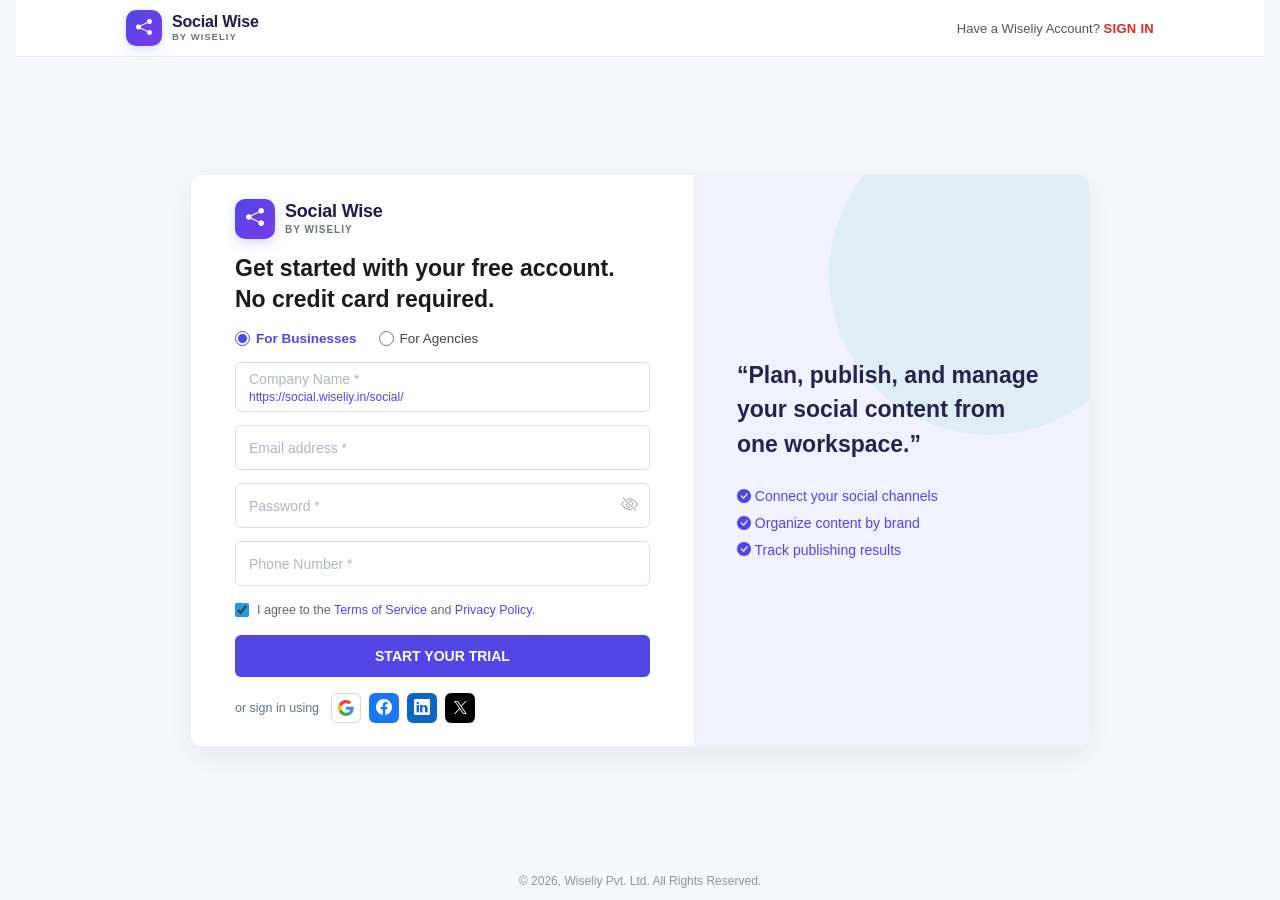
<file: frontend/signup.html>
<!DOCTYPE html>
<html lang="en">
<head>
    <meta charset="UTF-8">
    <meta name="viewport" content="width=device-width, initial-scale=1.0">
    <title>Sign Up – Social Wise</title>
    <link href="https://cdn.jsdelivr.net/npm/bootstrap-icons@1.11.3/font/bootstrap-icons.min.css" rel="stylesheet">
    <style>
             *, *::before, *::after {
                 box-sizing: border-box;
                 margin: 0;
                 padding: 0;
             }

             body {
                 min-height: 100vh;
                 background: #f5f5f5;
                 font-family: -apple-system, BlinkMacSystemFont, 'Segoe UI', Roboto, sans-serif;
                 display: flex;
                 flex-direction: column;
             }

             /* ══════════════════════════════════════════════ */
             /*  TOP BAR (exactly like Zoho Social)            */
             /* ══════════════════════════════════════════════ */
             .top-bar {
                 background: #fff;
                 border-bottom: 1px solid #e8eaf0;
                 padding: 12px 40px;
                 display: flex;
                 align-items: center;
                 justify-content: space-between;
                 flex-shrink: 0;
             }

             .brand-logo {
                 display: flex;
                 align-items: flex-end;
                 gap: 8px;
                 text-decoration: none;
             }

             /* Zoho-style 4-coloured bar logo */
             .squares {
                 display: flex;
                 gap: 2px;
                 align-items: flex-end;
             }

             .sq {
                 width: 14px;
                 border-radius: 3px;
             }

             .sq-r {
                 height: 24px;
                 background: #e42527;
             }

             .sq-y {
                 height: 20px;
                 background: #f5a623;
                 margin-top: auto;
             }

             .sq-b {
                 height: 24px;
                 background: #179bd7;
             }

             .sq-gr {
                 height: 20px;
                 background: #00bc8a;
                 margin-top: auto;
             }

             .brand-word {
                 font-size: 11px;
                 font-weight: 700;
                 letter-spacing: 2px;
                 color: #666;
                 align-self: flex-end;
                 margin-bottom: 2px;
             }

             .top-bar .sign-in-hint {
                 font-size: 13px;
                 color: #555;
             }

                 .top-bar .sign-in-hint a {
                     color: #e42527;
                     font-weight: 700;
                     text-decoration: none;
                     letter-spacing: .3px;
                 }

                     .top-bar .sign-in-hint a:hover {
                         text-decoration: underline;
                     }

             /* ══════════════════════════════════════════════ */
             /*  MAIN  (two columns)                          */
             /* ══════════════════════════════════════════════ */
             .main-wrap {
                 flex: 1;
                 display: flex;
             }

             /* ─ LEFT: form column ─────────────────────────── */
             .form-col {
                 flex: 0 0 540px;
                 padding: 48px 56px 48px 80px;
                 background: #fff;
             }

             /* Product logo + name inside form */
             .product-logo {
                 display: flex;
                 align-items: center;
                 gap: 10px;
                 margin-bottom: 22px;
             }

             /* small circular 3-dot logo */
             .dot-logo {
                 position: relative;
                 width: 38px;
                 height: 38px;
             }

                 .dot-logo .dl {
                     width: 14px;
                     height: 14px;
                     border-radius: 50%;
                     position: absolute;
                 }

                 .dot-logo .dl-g {
                     background: #00bc8a;
                     top: 0;
                     left: 0;
                 }

                 .dot-logo .dl-b {
                     background: #1a9cf0;
                     top: 0;
                     right: 0;
                 }

                 .dot-logo .dl-r {
                     background: #e42527;
                     bottom: 0;
                     left: 50%;
                     transform: translateX(-50%);
                 }

             .product-name {
                 display: flex;
                 flex-direction: column;
                 line-height: 1;
             }

                 .product-name .pn-sub {
                     font-size: 10px;
                     color: #999;
                     letter-spacing: .5px;
                     margin-bottom: 1px;
                 }

                 .product-name .pn-main {
                     font-size: 18px;
                     font-weight: 700;
                     color: #1a1a1a;
                 }

             /* Headline */
             .form-headline {
                 font-size: 20px;
                 font-weight: 700;
                 color: #1a1a1a;
                 line-height: 1.4;
                 margin-bottom: 18px;
             }

             /* ── Account type radio ────────────────────────── */
             .type-row {
                 display: flex;
                 align-items: center;
                 gap: 24px;
                 margin-bottom: 18px;
             }

                 .type-row label {
                     display: flex;
                     align-items: center;
                     gap: 6px;
                     font-size: 13.5px;
                     font-weight: 500;
                     cursor: pointer;
                     color: #444;
                 }

                 .type-row input[type="radio"] {
                     accent-color: #1a9cf0;
                     width: 15px;
                     height: 15px;
                 }

                 .type-row label.selected {
                     color: #1a9cf0;
                     font-weight: 600;
                 }

             /* ── Error ─────────────────────────────────────── */
             .error-box {
                 background: #fff3f3;
                 border: 1px solid #f5c0c0;
                 color: #c0392b;
                 border-radius: 6px;
                 padding: 9px 13px;
                 font-size: 13px;
                 margin-bottom: 14px;
                 display: none;
             }

             /* ── Fields ────────────────────────────────────── */
             .field {
                 margin-bottom: 12px;
             }

                 .field input {
                     width: 100%;
                     border: 1px solid #d0d3de;
                     border-radius: 4px;
                     padding: 12px 14px;
                     font-size: 14px;
                     color: #1a1a1a;
                     outline: none;
                     transition: border-color .18s, box-shadow .18s;
                 }

                     .field input::placeholder {
                         color: #b0b5c8;
                     }

                     .field input:focus {
                         border-color: #1a9cf0;
                         box-shadow: 0 0 0 2px rgba(26,156,240,.14);
                     }

             /* company input wrapper with URL hint inside */
             .company-wrap {
                 position: relative;
             }

                 .company-wrap input {
                     padding-bottom: 26px;
                 }

             .company-url {
                 position: absolute;
                 bottom: 8px;
                 left: 14px;
                 font-size: 12px;
                 color: #1a9cf0;
                 pointer-events: none;
             }

             /* password wrapper */
             .pw-wrap {
                 position: relative;
             }

                 .pw-wrap input {
                     padding-right: 44px;
                 }

             .eye-btn {
                 position: absolute;
                 right: 12px;
                 top: 50%;
                 transform: translateY(-50%);
                 border: none;
                 background: none;
                 color: #aaa;
                 font-size: 17px;
                 cursor: pointer;
                 padding: 0;
             }

                 .eye-btn:hover {
                     color: #333;
                 }

             /* ── Terms ─────────────────────────────────────── */
             .terms-row {
                 display: flex;
                 align-items: flex-start;
                 gap: 8px;
                 margin-bottom: 16px;
                 margin-top: 4px;
             }

                 .terms-row input[type="checkbox"] {
                     accent-color: #1a9cf0;
                     width: 14px;
                     height: 14px;
                     margin-top: 2px;
                     flex-shrink: 0;
                     cursor: pointer;
                 }

                 .terms-row span {
                     font-size: 12.5px;
                     color: #666;
                     line-height: 1.5;
                 }

                 .terms-row a {
                     color: #1a9cf0;
                     text-decoration: none;
                 }

                     .terms-row a:hover {
                         text-decoration: underline;
                     }

             /* ── CTA button ────────────────────────────────── */
             .btn-cta {
                 width: 100%;
                 padding: 13px;
                 background: #e42527;
                 color: #fff;
                 border: none;
                 border-radius: 4px;
                 font-size: 14px;
                 font-weight: 700;
                 letter-spacing: .8px;
                 cursor: pointer;
                 transition: background .18s;
             }

                 .btn-cta:hover {
                     background: #c61f21;
                 }

                 .btn-cta:disabled {
                     background: #f09090;
                     cursor: not-allowed;
                 }

             /* ── Or sign in using ──────────────────────────── */
             .or-row {
                 display: flex;
                 align-items: center;
                 gap: 10px;
                 margin-top: 16px;
                 font-size: 12.5px;
                 color: #888;
             }

             .soc-inline {
                 display: flex;
                 gap: 8px;
             }

             .soc-sm {
                 width: 30px;
                 height: 30px;
                 border-radius: 6px;
                 border: none;
                 cursor: pointer;
                 display: flex;
                 align-items: center;
                 justify-content: center;
                 font-size: 16px;
                 transition: transform .15s;
             }

                 .soc-sm:hover {
                     transform: scale(1.1);
                 }

             .soc-g {
                 background: #fff;
                 border: 1px solid #d5d8e0;
             }

             .soc-fb {
                 background: #1877f2;
                 color: #fff;
             }

             .soc-li {
                 background: #0a66c2;
                 color: #fff;
             }

             .soc-x {
                 background: #000;
                 color: #fff;
                 font-size: 13px;
             }

             /* ─ RIGHT: testimonial column ─────────────────── */
             .visual-col {
                 flex: 1;
                 background: #e8f8f5;
                 display: flex;
                 align-items: center;
                 justify-content: center;
                 padding: 48px 40px;
                 position: relative;
                 overflow: hidden;
             }

                 /* big decorative circle */
                 .visual-col::before {
                     content: '';
                     position: absolute;
                     width: 320px;
                     height: 320px;
                     border-radius: 50%;
                     background: rgba(0,188,138,.08);
                     top: -60px;
                     right: -60px;
                 }

             .testimonial {
                 max-width: 340px;
                 position: relative;
                 z-index: 2;
             }

             .quote-text {
                 font-size: 16px;
                 line-height: 1.7;
                 color: #1a1a1a;
                 margin-bottom: 22px;
             }

                 .quote-text::before {
                     content: '\201C';
                 }

                 .quote-text::after {
                     content: '\201D';
                 }

             .reviewer {
                 display: flex;
                 align-items: center;
                 gap: 14px;
             }

             .reviewer-avatar {
                 width: 48px;
                 height: 48px;
                 border-radius: 50%;
                 background: linear-gradient(135deg, #667eea, #764ba2);
                 display: flex;
                 align-items: center;
                 justify-content: center;
                 color: #fff;
                 font-size: 20px;
                 font-weight: 700;
                 flex-shrink: 0;
             }

             .reviewer-info .name {
                 font-weight: 700;
                 font-size: 14px;
                 color: #1a1a1a;
             }

             .reviewer-info .role {
                 font-size: 12px;
                 color: #888;
                 line-height: 1.4;
             }

             /* ── Footer ────────────────────────────────────── */
             .page-footer {
                 text-align: center;
                 font-size: 12px;
                 color: #aaa;
                 padding: 16px;
                 background: #fff;
                 border-top: 1px solid #eee;
             }

             /* toast */
             #toastBox {
                 position: fixed;
                 top: 20px;
                 right: 20px;
                 z-index: 9999;
             }

             .toast-item {
                 background: #1a1a2e;
                 color: #fff;
                 border-radius: 8px;
                 padding: 12px 18px;
                 font-size: 14px;
                 margin-bottom: 8px;
                 box-shadow: 0 4px 16px rgba(0,0,0,.15);
             }

                 .toast-item.err {
                     background: #c0392b;
                 }

             @media (max-width: 820px) {
                 .form-col {
                     flex: 1;
                     padding: 40px 32px;
                 }

                 .visual-col {
                     display: none;
                 }
             }


             /* Wiseliy authentication layout: Zoho-style structure, Wiseliy colours */
             :root {
                 color-scheme: light;
                 --auth-accent: #5145e5;
                 --auth-border: #d9deea;
                 --auth-muted: #667085;
                 --auth-ink: #172033
             }

             html, body {
                 min-height: 100%;
                 background: #f7f8fc !important;
                 color: var(--auth-ink);
                 font-family: Inter,-apple-system,BlinkMacSystemFont,"Segoe UI",Roboto,Arial,sans-serif
             }

             body {
                 min-height: 100vh;
                 display: flex;
                 flex-direction: column;
                 align-items: stretch;
                 justify-content: flex-start;
                 padding: 0 16px 18px
             }

             .top-bar {
                 display: flex;
                 align-items: center;
                 justify-content: space-between;
                 gap: 20px;
                 width: 100%;
                 padding: 15px max(24px,calc((100vw - 1060px)/2));
                 background: #fff;
                 border-bottom: 1px solid #e8ebf2;
                 flex-shrink: 0
             }

             .brand-logo {
                 align-items: center;
                 gap: 10px
             }

             .wiseliy-mark {
                 display: grid;
                 place-items: center;
                 width: 34px;
                 height: 34px;
                 border-radius: 10px;
                 background: #5145e5;
                 color: #fff;
                 font-size: 16px;
                 box-shadow: 0 3px 8px rgba(81,69,229,.18)
             }

             .brand-word {
                 font-size: 12px;
                 font-weight: 800;
                 letter-spacing: 1.1px;
                 color: #25234a
             }

             .brand-product {
                 font-size: 10px;
                 font-weight: 600;
                 letter-spacing: 1.4px;
                 color: #667085;
                 margin-left: 5px
             }

             .product-mark {
                 width: 42px;
                 height: 42px;
                 border-radius: 12px;
                 font-size: 19px
             }

             .product-logo {
                 gap: 11px
             }

             .product-name .pn-sub {
                 font-size: 10px;
                 letter-spacing: 1.2px;
                 color: #667085
             }

             .product-name .pn-main {
                 font-size: 20px;
                 color: #25234a
             }

             .sign-in-hint {
                 font-size: 13px;
                 color: var(--auth-muted)
             }

                 .sign-in-hint a {
                     color: var(--auth-accent);
                     font-weight: 700
                 }

             .main-wrap {
                 display: flex;
                 flex: 0 1 auto;
                 width: min(100%,900px);
                 min-height: 540px;
                 margin: 36px auto 0;
                 background: #fff;
                 border: 1px solid #edf0f5;
                 border-radius: 12px;
                 box-shadow: 0 10px 30px rgba(22,34,66,.08);
                 overflow: hidden
             }

             .form-col {
                 flex: 0 0 56%;
                 width: 56%;
                 max-width: none;
                 padding: 44px 48px
             }

             .visual-col {
                 display: flex;
                 flex: 1;
                 align-items: center;
                 justify-content: center;
                 padding: 42px;
                 background: #f2f1ff;
                 border-left: 1px solid #e9e7ff;
                 color: var(--auth-ink)
             }

             .testimonial {
                 max-width: 310px
             }

             .quote-text {
                 font-size: 23px;
                 line-height: 1.5;
                 font-weight: 600;
                 color: #25234a
             }

             .reviewer {
                 display: flex;
                 align-items: center;
                 gap: 12px;
                 margin-top: 28px
             }

             .reviewer-avatar {
                 display: grid;
                 place-items: center;
                 width: 42px;
                 height: 42px;
                 border-radius: 50%;
                 background: #dedbff;
                 color: #4034c9;
                 font-weight: 700
             }

             .reviewer-info .name {
                 font-size: 14px;
                 font-weight: 700
             }

             .reviewer-info .role {
                 font-size: 12px;
                 line-height: 1.5;
                 color: var(--auth-muted)
             }

             .product-logo {
                 justify-content: flex-start;
                 margin-bottom: 22px
             }

             .dot-logo {
                 transform: scale(.9)
             }

             .form-headline {
                 text-align: left;
                 font-size: 23px;
                 line-height: 1.35;
                 margin-bottom: 22px
             }

             .type-row {
                 justify-content: flex-start;
                 gap: 22px
             }

                 .type-row input[type=radio] {
                     accent-color: var(--auth-accent)
                 }

                 .type-row label.selected {
                     color: var(--auth-accent)
                 }

             .field {
                 margin-bottom: 13px
             }

                 .field input {
                     min-height: 45px;
                     border: 1px solid var(--auth-border);
                     border-radius: 6px;
                     padding: 11px 13px;
                     font-size: 14px;
                     color: var(--auth-ink)
                 }

                     .field input:focus {
                         border-color: var(--auth-accent);
                         box-shadow: 0 0 0 3px rgba(81,69,229,.12)
                     }

             .company-wrap input {
                 padding-bottom: 26px
             }

             .company-url {
                 color: var(--auth-accent)
             }

             .btn-cta {
                 background: var(--auth-accent);
                 border-radius: 6px;
                 letter-spacing: 0;
                 padding: 13px
             }

                 .btn-cta:hover {
                     background: #4035c5
                 }

             .terms-row {
                 margin-top: 12px
             }

                 .terms-row a {
                     color: var(--auth-accent)
                 }

             .or-row {
                 display: flex !important;
                 align-items: center;
                 gap: 12px;
                 margin-top: 16px;
                 font-size: 12.5px;
                 color: var(--auth-muted)
             }

             .soc-inline {
                 display: flex !important;
                 gap: 8px
             }

             .error-box {
                 border-radius: 6px
             }

             #toastBox {
                 position: fixed;
                 top: 16px;
                 right: 16px;
                 z-index: 9999
             }

             .page-footer {
                 margin: 18px auto 0;
                 font-size: 12px;
                 color: #8b93a5;
                 text-align: center
             }

             @media(max-width:760px) {
                 body {
                     padding: 0 12px 18px
                 }

                 .top-bar {
                     padding: 14px 8px
                 }

                 .main-wrap {
                     width: min(100%,520px);
                     min-height: 0;
                     margin-top: 22px
                 }

                 .form-col {
                     flex: 1;
                     width: 100%;
                     padding: 32px 28px
                 }

                 .visual-col {
                     display: none
                 }

                 .form-headline {
                     font-size: 22px
                 }
             }

             @media(max-width:420px) {
                 .form-col {
                     padding: 27px 21px
                 }

                 .main-wrap {
                     border-radius: 10px
                 }

                 .form-headline {
                     font-size: 21px
                 }

                 .type-row {
                     gap: 14px
                 }
             }

             /* ═══════════════════════════════════════════════════════════════
        FIXED ONE-SCREEN LAYOUT  (added – keep this block LAST)
        No page scroll at 100% zoom; card is centred between the top
        bar and the footer, like the login page. Sizes scale with the
        screen height (vh) so it also fits shorter laptop screens.
        ═══════════════════════════════════════════════════════════════ */
             html, body {
                 height: 100%;
                 overflow: hidden;
             }

             body {
                 min-height: 0;
                 height: 100vh;
                 height: 100dvh;
                 padding: 0 16px; /* was 0 16px 18px */
             }

             .top-bar {
                 padding-top: 10px;
                 padding-bottom: 10px;
             }

             .main-wrap {
                 margin: auto; /* centres the card in the space between top bar and footer */
                 min-height: 0; /* was 540px */
                 flex: 0 1 auto;
                 max-height: calc(100dvh - 60px - 40px - 16px); /* top bar + footer + breathing room */
             }

             .form-col {
                 padding: clamp(14px, 2.6vh, 28px) 44px;
                 display: flex;
                 flex-direction: column;
                 justify-content: center;
                 overflow: hidden;
             }

             .product-logo {
                 margin-bottom: clamp(8px, 1.6vh, 16px) !important;
             }
             /* !important: beats inline style */
             .form-headline {
                 font-size: clamp(18px, 2.9vh, 23px);
                 margin-bottom: clamp(10px, 1.8vh, 20px);
             }

             .type-row {
                 margin-bottom: clamp(10px, 1.8vh, 18px);
             }

             .error-box {
                 margin-bottom: 10px;
                 padding: 8px 12px;
             }

             .field {
                 margin-bottom: clamp(8px, 1.5vh, 13px);
             }

                 .field input {
                     min-height: clamp(38px, 5.8vh, 45px);
                     padding-top: 8px;
                     padding-bottom: 8px;
                 }

             .company-wrap input {
                 padding-bottom: 24px;
             }

             .terms-row {
                 margin-top: 2px;
                 margin-bottom: clamp(10px, 1.6vh, 16px);
             }

             .btn-cta {
                 padding: clamp(10px, 1.8vh, 13px);
             }

             .or-row {
                 margin-top: clamp(10px, 1.8vh, 16px);
             }

             .visual-col {
                 padding: 24px 36px;
             }

             .quote-text {
                 font-size: clamp(18px, 3vh, 23px);
             }

             .page-footer {
                 flex-shrink: 0;
                 margin: 0 auto;
                 padding: 10px 0 12px;
                 background: transparent;
                 border: 0;
             }

             /* Short screens (about 720px or less of visible height): drop the URL hint inside the company field */
             @media (max-height: 720px) {
                 .company-url {
                     display: none;
                 }

                 .company-wrap input {
                     padding-bottom: 8px;
                 }
             }

             /* Very short screens or phones: allow normal scrolling so nothing gets cut off */
             @media (max-height: 540px), (max-width: 760px) {
                 html, body {
                     height: auto;
                     overflow-y: auto;
                 }

                 body {
                     height: auto;
                     min-height: 100dvh;
                     padding: 0 12px 18px;
                 }

                 .main-wrap {
                     max-height: none;
                     margin: 22px auto 0;
                 }

                 .page-footer {
                     margin: 18px auto 0;
                 }
             }
    </style>
</head>
<body>

    <div id="toastBox"></div>

    <!-- TOP BAR -->
    <div class="top-bar">
        <a class="brand-logo wiseliy-brand" href="/" style="display:flex; align-items:center; gap:10px; text-decoration:none;">
            <div style="display:flex; align-items:center; justify-content:center; width:36px; height:36px; border-radius:10px; background:linear-gradient(135deg, #4f46e5 0%, #7c3aed 100%); color:#fff; font-size:16px; box-shadow:0 3px 10px rgba(99,102,241,0.25);">
                <i class="bi bi-share-fill"></i>
            </div>
            <div style="display:flex; flex-direction:column; line-height:1.1;">
                <span style="font-size:16px; font-weight:800; letter-spacing:-0.2px; color:#1e1b4b;">Social Wise</span>
                <span style="font-size:9.5px; font-weight:700; letter-spacing:1px; color:#6b7280; text-transform:uppercase; margin-top:1px;">BY WISELIY</span>
            </div>
        </a>
        <div class="sign-in-hint">Have a Wiseliy Account? <a href="/login">SIGN IN</a></div>
    </div>

    <!-- MAIN -->
    <div class="main-wrap">

        <!-- ══ LEFT: FORM ══ -->
        <div class="form-col">

            <!-- Product logo -->
            <div class="product-logo" style="display:flex; align-items:center; gap:10px; margin-bottom:20px;">
                <div style="display:flex; align-items:center; justify-content:center; width:40px; height:40px; border-radius:10px; background:linear-gradient(135deg, #4f46e5 0%, #7c3aed 100%); color:#fff; font-size:18px; box-shadow:0 4px 12px rgba(99,102,241,0.25);">
                    <i class="bi bi-share-fill"></i>
                </div>
                <div style="display:flex; flex-direction:column; line-height:1.1;">
                    <span style="font-size:18px; font-weight:800; letter-spacing:-0.2px; color:#1e1b4b;">Social Wise</span>
                    <span style="font-size:10px; font-weight:700; letter-spacing:1px; color:#6b7280; text-transform:uppercase; margin-top:2px;">BY WISELIY</span>
                </div>
            </div>

            <div class="form-headline">
                Get started with your free account.<br>No credit card required.
            </div>

            <!-- For Businesses / For Agencies -->
            <div class="type-row" id="typeRow">
                <label class="selected" id="lblBiz">
                    <input type="radio" name="accType" value="business" checked onchange="onTypeChange('business')">
                    For Businesses
                </label>
                <label id="lblAgency">
                    <input type="radio" name="accType" value="agency" onchange="onTypeChange('agency')">
                    For Agencies
                </label>
            </div>

            <!-- Error -->
            <div class="error-box" id="signupError"></div>

            <!-- Company / Agency Name (label changes) -->
            <div class="field">
                <div class="company-wrap">
                    <input type="text" id="signupCompany"
                           placeholder="Company Name *" required>
                    <span class="company-url" id="companyUrl">https://social.wiseliy.in/social/</span>
                </div>
            </div>

            <!-- Email -->
            <div class="field">
                <input type="email" id="signupEmail" placeholder="Email address *" required>
            </div>

            <!-- Password -->
            <div class="field">
                <div class="pw-wrap">
                    <input type="password" id="signupPassword" placeholder="Password *" required>
                    <button class="eye-btn" type="button" onclick="togglePw('signupPassword', this)">
                        <i class="bi bi-eye-slash"></i>
                    </button>
                </div>
            </div>

            <!-- Phone -->
            <div class="field">
                <input type="tel" id="signupPhone" placeholder="Phone Number *">
            </div>

            <!-- Full Name (hidden below phone, Zoho doesn't show it on main but we need it for backend) -->
            <div class="field" style="display:none;">
                <input type="text" id="signupFullName" placeholder="Full Name">
            </div>

            <!-- Terms -->
            <div class="terms-row">
                <input type="checkbox" id="termsCheck" checked>
                <span>I agree to the <a href="#" onclick="return false">Terms of Service</a> and <a href="#" onclick="return false">Privacy Policy</a>.</span>
            </div>

            <!-- CTA -->
            <button class="btn-cta" id="signupBtn" onclick="submitSignup()">START YOUR TRIAL</button>

            <!-- Or sign in using -->
            <div class="or-row">
                <span>or sign in using</span>
                <div class="soc-inline">
                    <button class="soc-sm soc-g" title="Google" onclick="socialSignin('Google')">
                        <svg width="16" height="16" viewBox="0 0 48 48"><path fill="#EA4335" d="M24 9.5c3.54 0 6.71 1.22 9.21 3.6l6.85-6.85C35.9 2.38 30.47 0 24 0 14.62 0 6.51 5.38 2.56 13.22l7.98 6.19C12.43 13.72 17.74 9.5 24 9.5z" /><path fill="#4285F4" d="M46.98 24.55c0-1.57-.15-3.09-.38-4.55H24v9.02h12.94c-.58 2.96-2.26 5.48-4.78 7.18l7.73 6c4.51-4.18 7.09-10.36 7.09-17.65z" /><path fill="#FBBC05" d="M10.53 28.59c-.48-1.45-.76-2.99-.76-4.59s.27-3.14.76-4.59l-7.98-6.19C.92 16.46 0 20.12 0 24c0 3.88.92 7.54 2.56 10.78l7.97-6.19z" /><path fill="#34A853" d="M24 48c6.48 0 11.93-2.13 15.89-5.81l-7.73-6c-2.18 1.48-4.97 2.36-8.16 2.36-6.26 0-11.57-4.22-13.47-9.91l-7.98 6.19C6.51 42.62 14.62 48 24 48z" /></svg>
                    </button>
                    <button class="soc-sm soc-fb" title="Facebook" onclick="socialSignin('Facebook')"><i class="bi bi-facebook"></i></button>
                    <button class="soc-sm soc-li" title="LinkedIn" onclick="socialSignin('LinkedIn')"><i class="bi bi-linkedin"></i></button>
                    <button class="soc-sm soc-x" title="X/Twitter" onclick="socialSignin('X')">
                        <svg width="13" height="13" viewBox="0 0 1200 1227" fill="white"><path d="M714.163 519.284L1160.89 0H1055.03L667.137 450.887L357.328 0H0L468.492 681.821L0 1226.37H105.866L515.491 750.218L842.672 1226.37H1200L714.163 519.284ZM569.165 687.828L521.697 619.934L144.011 79.6944H306.615L611.412 515.685L658.88 583.579L1055.08 1150.3H892.476L569.165 687.828Z" /></svg>
                    </button>
                </div>
            </div>

        </div>

        <!-- ══ RIGHT: PRODUCT INFORMATION ══ -->
        <div class="visual-col">
            <div class="testimonial">
                <div class="quote-text">Plan, publish, and manage your social content from one workspace.</div>
                <div style="margin-top:22px;color:#5145e5;font-size:14px;line-height:1.9;">
                    <div><i class="bi bi-check-circle-fill"></i> Connect your social channels</div>
                    <div><i class="bi bi-check-circle-fill"></i> Organize content by brand</div>
                    <div><i class="bi bi-check-circle-fill"></i> Track publishing results</div>
                </div>
            </div>
        </div>
    </div>

    <!-- FOOTER -->
    <div class="page-footer">© 2026, Wiseliy Pvt. Ltd. All Rights Reserved.</div>

    <script>
        const API_ORIGIN = window.location.protocol === "file:" ? "http://localhost:5293" : "";
        const API_BASE = `${API_ORIGIN}/api/social`;

        // Update toggle styling + field placeholder
        function onTypeChange(type) {
            const lblBiz = document.getElementById('lblBiz');
            const lblAgency = document.getElementById('lblAgency');
            const compInput = document.getElementById('signupCompany');

            if (type === 'business') {
                lblBiz.classList.add('selected');
                lblAgency.classList.remove('selected');
                compInput.placeholder = 'Company Name *';
            } else {
                lblAgency.classList.add('selected');
                lblBiz.classList.remove('selected');
                compInput.placeholder = 'Agency Name *';
            }
        }

        function togglePw(id, btn) {
            const el = document.getElementById(id);
            el.type = el.type === 'password' ? 'text' : 'password';
            btn.querySelector('i').className = el.type === 'password' ? 'bi bi-eye-slash' : 'bi bi-eye';
        }

        function showError(msg) {
            const el = document.getElementById('signupError');
            el.textContent = msg; el.style.display = 'block';
            el.scrollIntoView({ behavior: 'smooth', block: 'nearest' });
        }
        function hideError() { document.getElementById('signupError').style.display = 'none'; }

        function toast(msg, err) {
            const d = document.createElement('div');
            d.className = 'toast-item' + (err ? ' err' : '');
            d.textContent = msg;
            document.getElementById('toastBox').appendChild(d);
            setTimeout(() => d.remove(), 3500);
        }

        async function submitSignup() {
            hideError();

            const company = document.getElementById('signupCompany').value.trim();
            const email = document.getElementById('signupEmail').value.trim();
            const password = document.getElementById('signupPassword').value;
            const phone = document.getElementById('signupPhone').value.trim();
            const terms = document.getElementById('termsCheck').checked;
            const accType = document.querySelector('input[name="accType"]:checked').value;

            // Derive full name from company / email prefix if not separately provided
            const fullName = company || email.split('@')[0];

            if (!company) { showError('Please enter your ' + (accType === 'agency' ? 'Agency' : 'Company') + ' Name.'); return; }
            if (!email) { showError('Please enter your email address.'); return; }
            if (!password) { showError('Please enter a password.'); return; }
            if (password.length < 6) { showError('Password must be at least 6 characters.'); return; }
            if (!terms) { showError('Please agree to the Terms of Service and Privacy Policy.'); return; }

            const btn = document.getElementById('signupBtn');
            btn.disabled = true; btn.textContent = 'Creating account…';

            try {
                const res = await fetch(`${API_BASE}/auth/signup`, {
                    method: 'POST',
                    headers: { 'Content-Type': 'application/json' },
                    body: JSON.stringify({
                        fullName,
                        email,
                        password,
                        companyName: company,
                        firstBrandName: company,
                        phone,
                        accountType: accType
                    })
                });

                const data = await res.json();
                if (!res.ok) throw new Error(data.error || data.title || 'Signup failed. Please try again.');

                sessionStorage.setItem('wiseliy_user', JSON.stringify(data.user));
                if (data.token) sessionStorage.setItem('wiseliy_token', data.token);
                if (data.activeBrand) sessionStorage.setItem('wiseliy_client_id', String(data.activeBrand.id));

                toast(`Welcome, ${data.user.fullName}! Account created.`);
                setTimeout(() => window.location.href = '/login', 800);

            } catch (err) {
                showError(err.message);
                btn.disabled = false; btn.textContent = 'START YOUR TRIAL';
            }
        }

        function socialSignin(p) {
            if (p === 'Google') {
                window.location.href = `${API_BASE}/auth/google`;
                return;
            }
            if (p === 'Facebook') {
                window.location.href = `${API_BASE}/auth/facebook`;
                return;
            }
            if (p === 'LinkedIn') {
                window.location.href = `${API_BASE}/auth/linkedin`;
                return;
            }
            toast(`${p} sign-in — coming soon!`);
        }
    </script>
</body>
</html>
</file>
